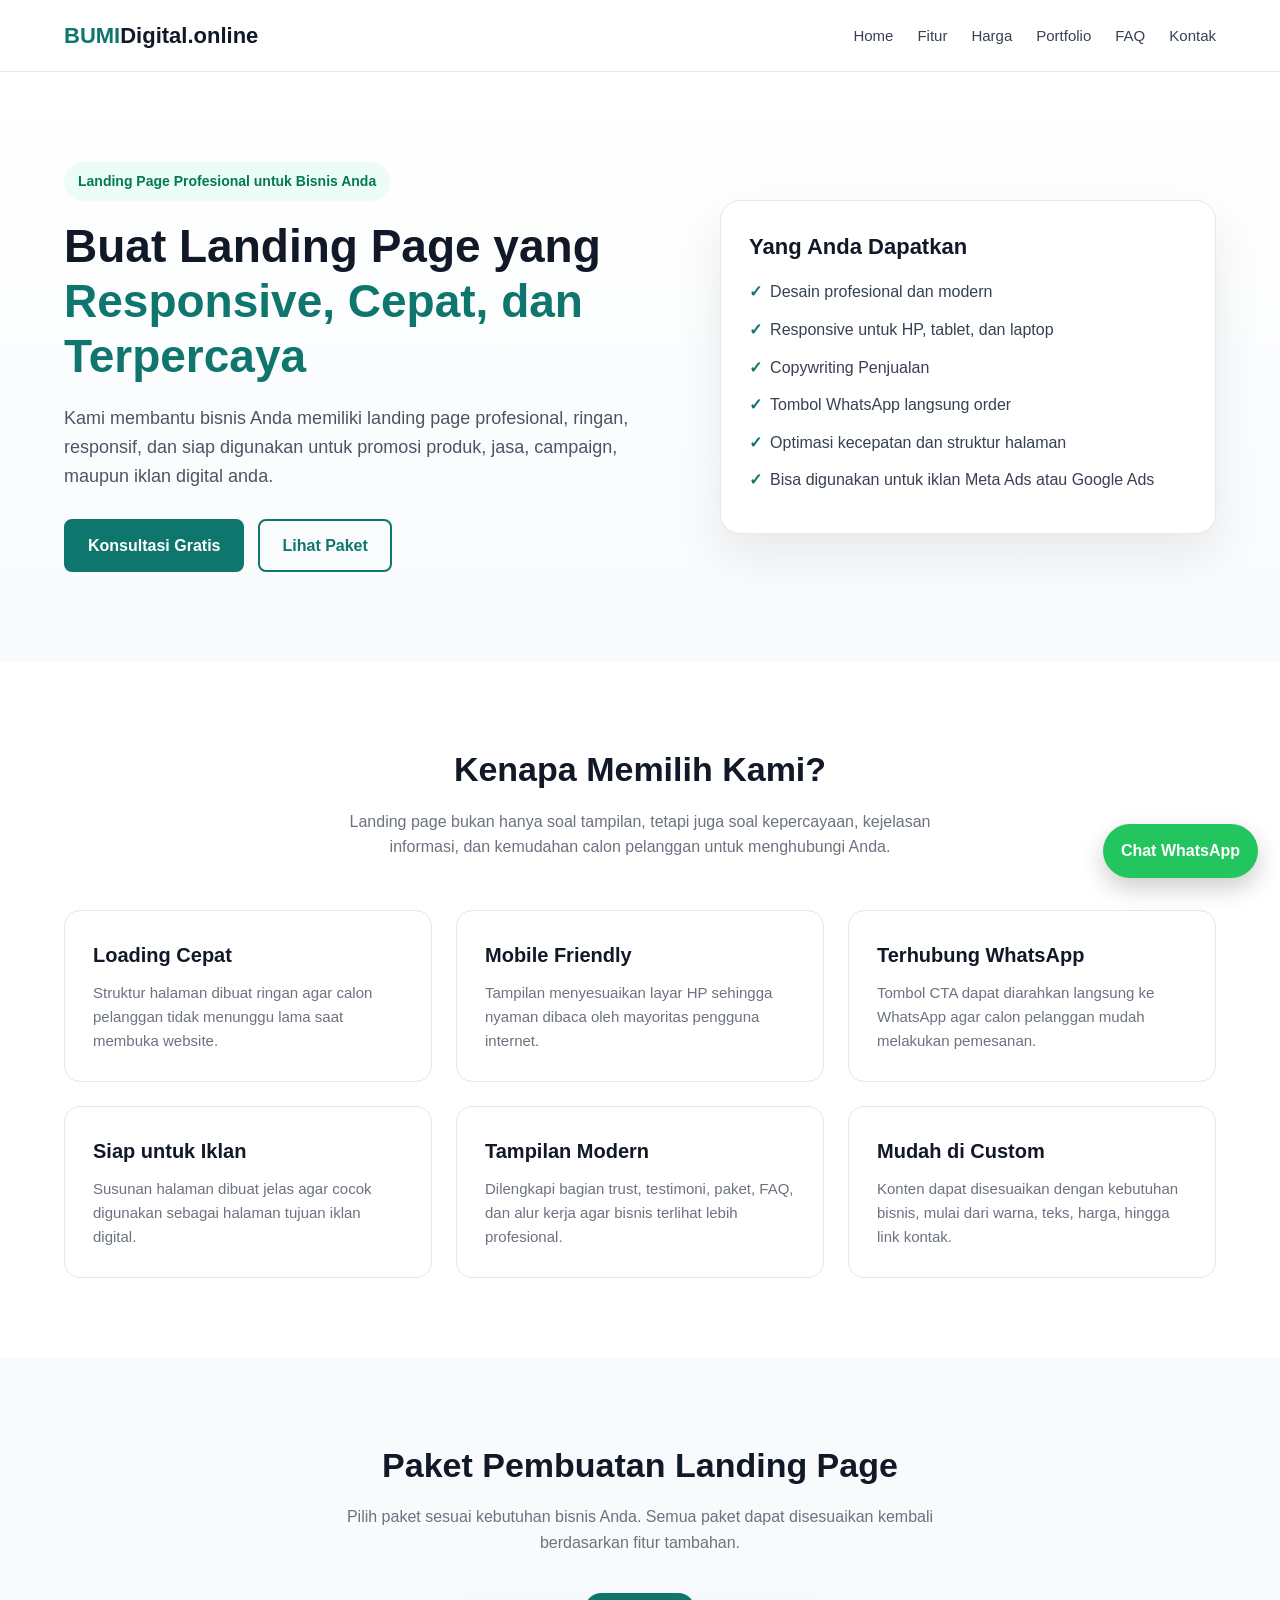
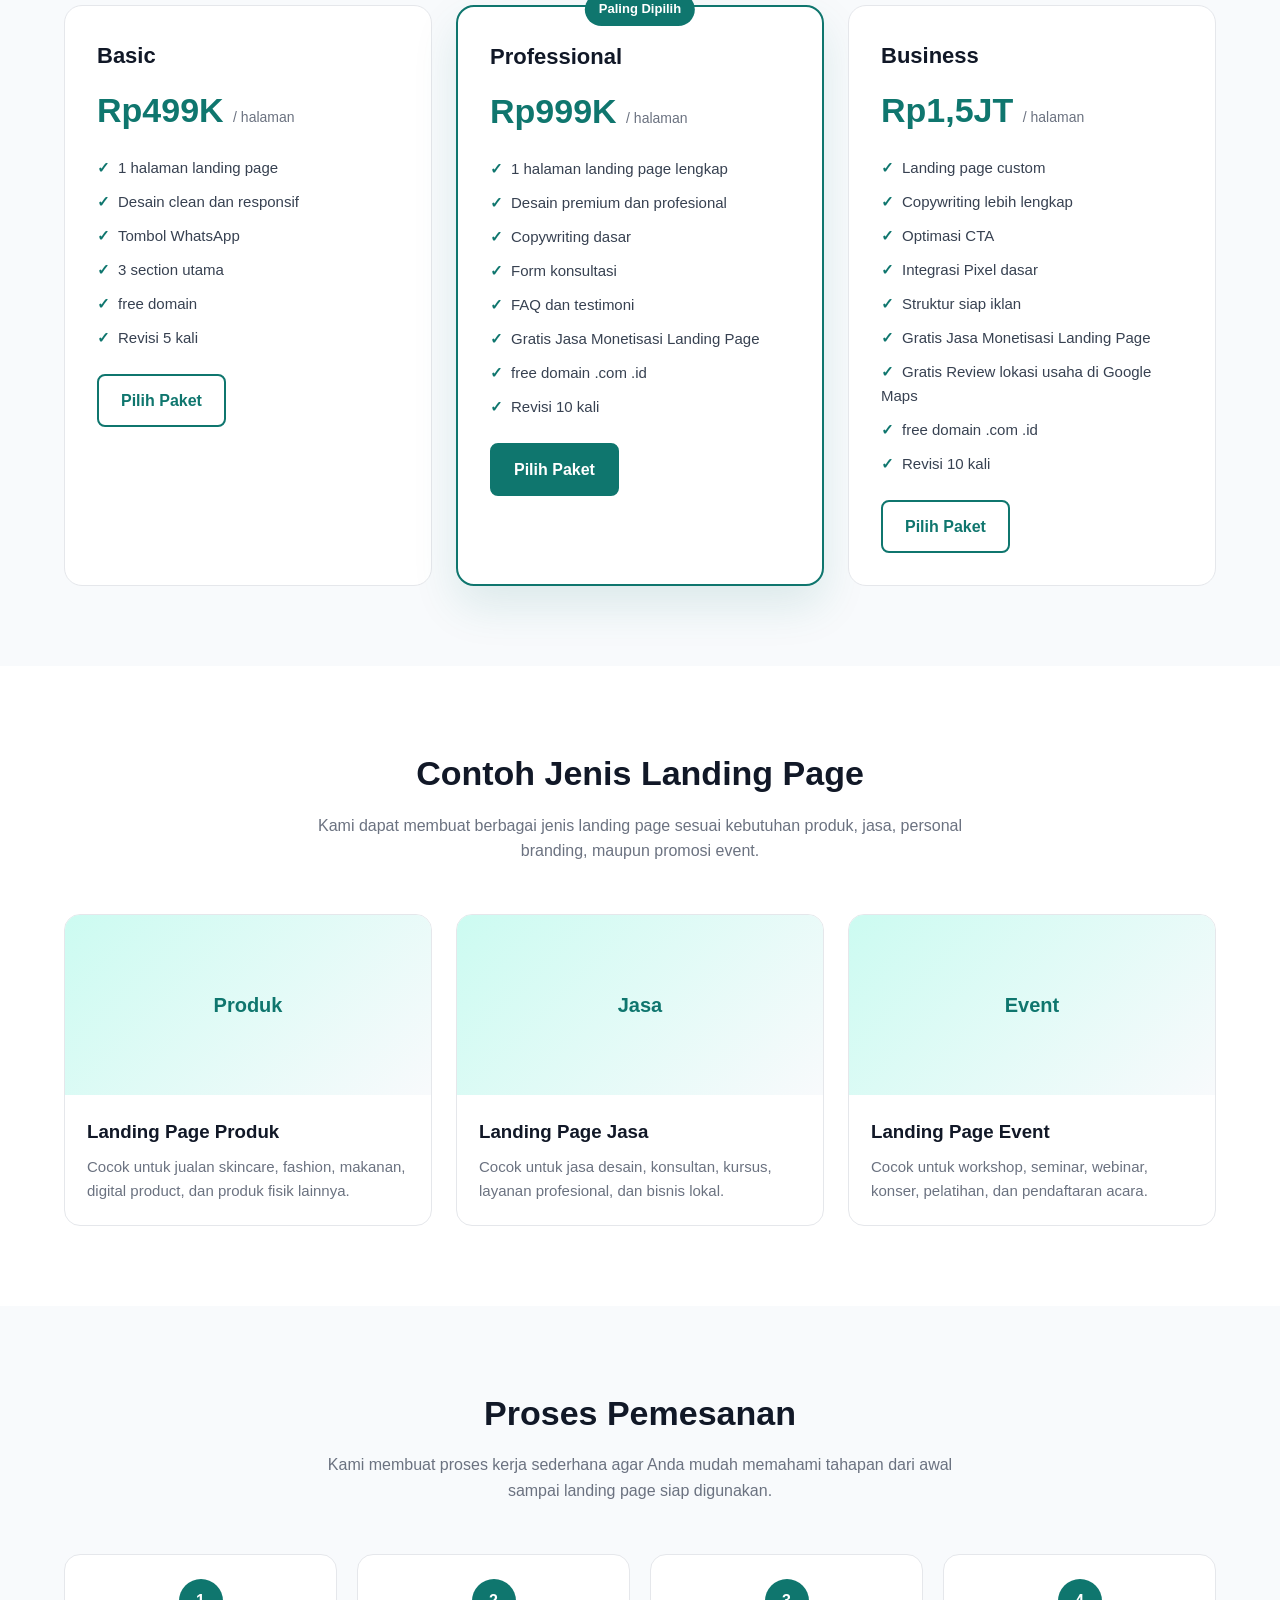
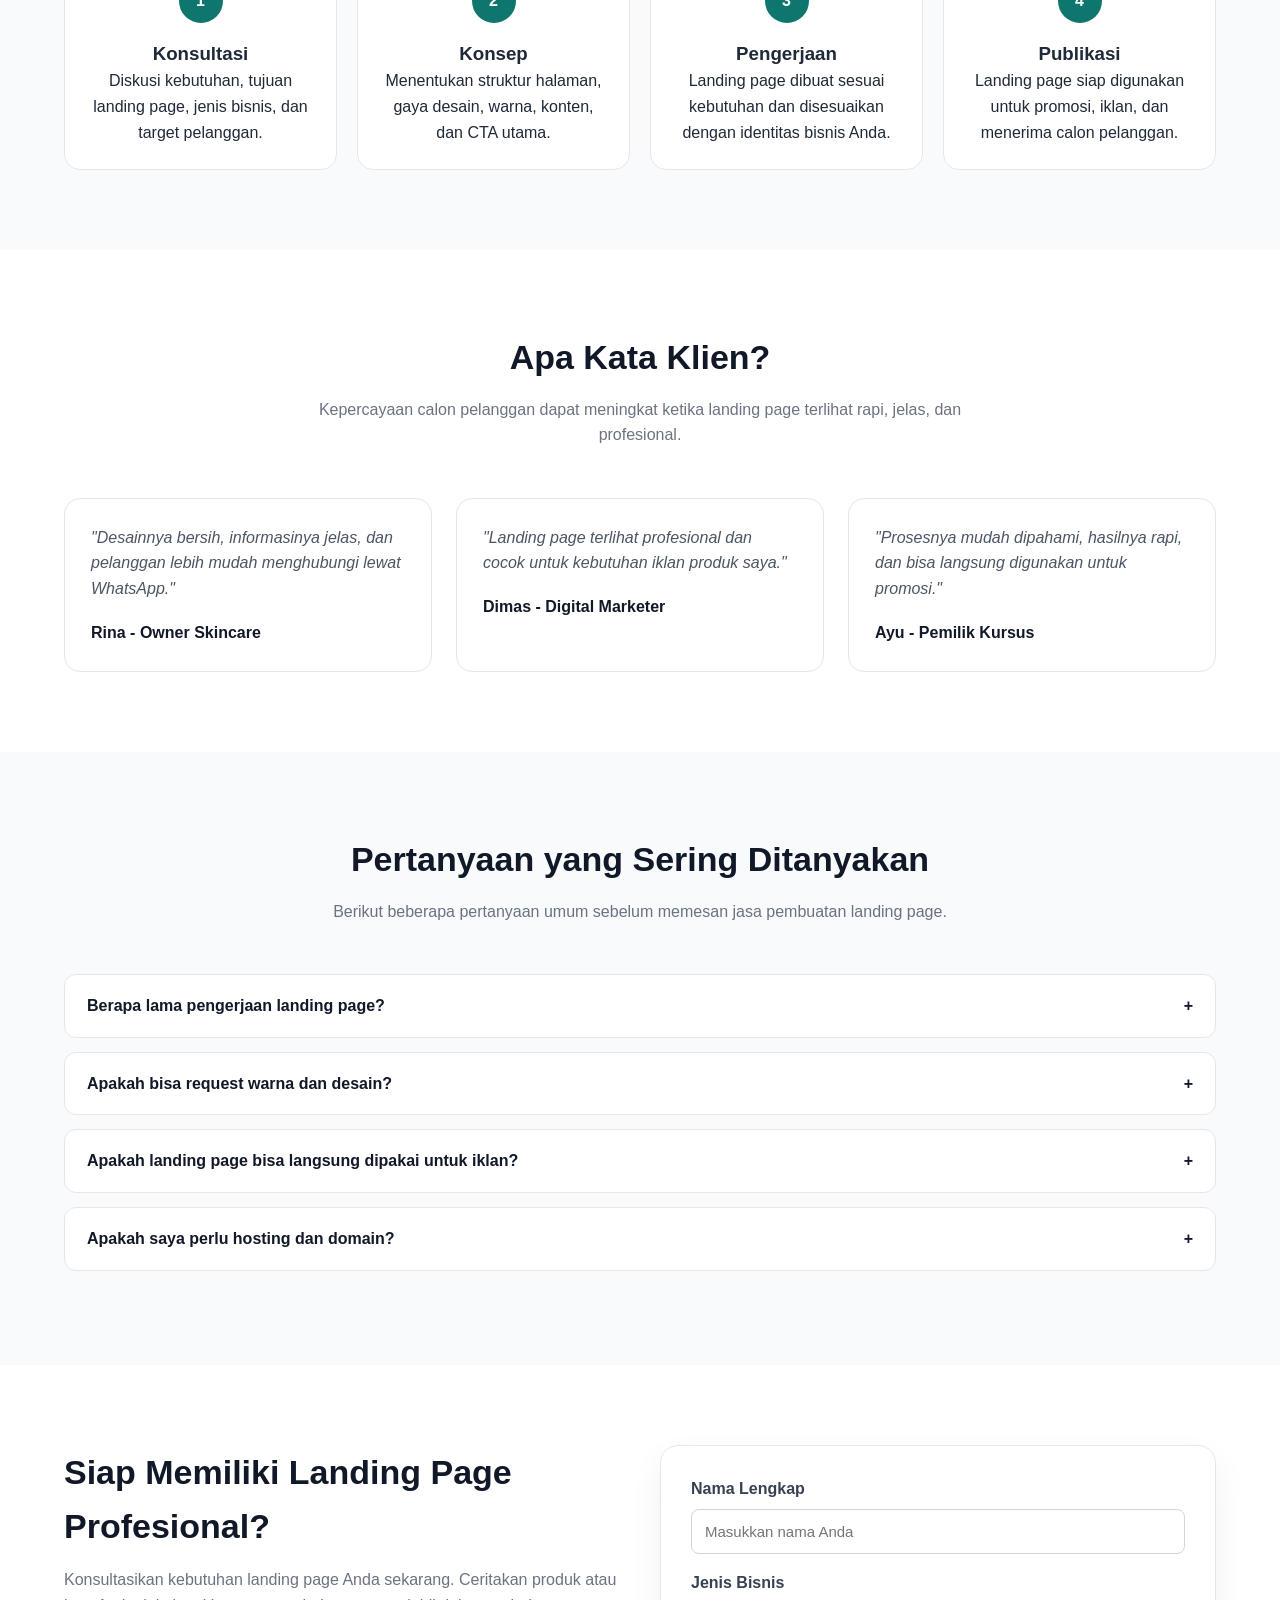
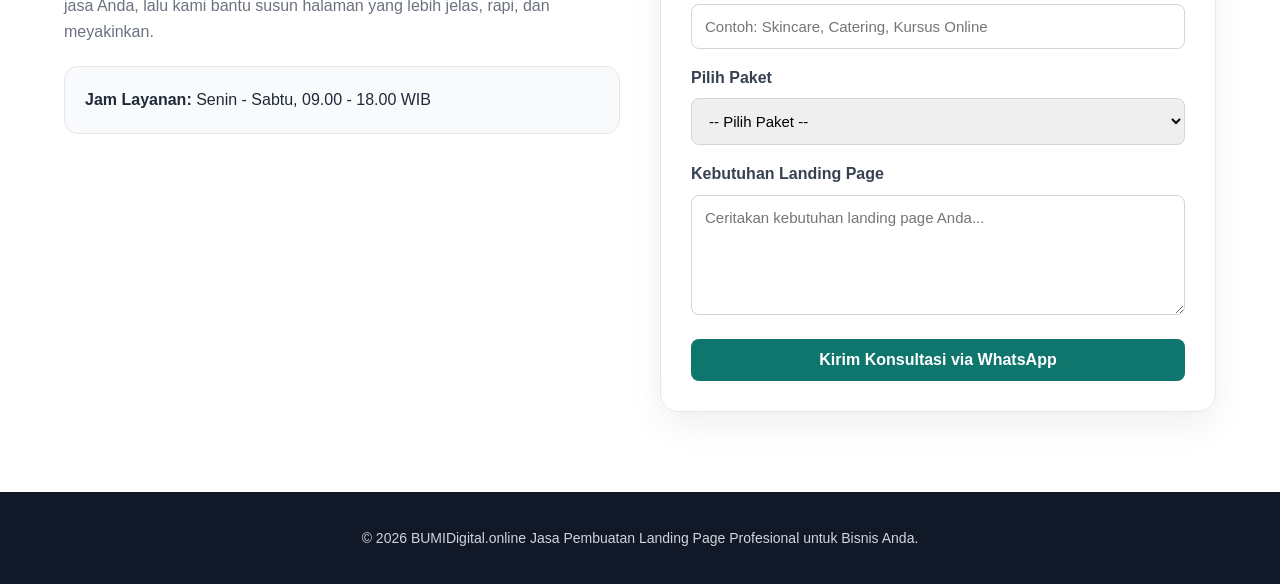
<file: index.html>
<!DOCTYPE html> <!-- Menentukan bahwa dokumen ini menggunakan HTML5 -->
<html lang="id"> <!-- Membuka dokumen HTML dan menggunakan bahasa Indonesia -->

<head> <!-- Bagian head berisi pengaturan halaman -->
  <link rel="icon" type="image/png" href="favicon.png"> <!-- favicon -->
  <meta charset="UTF-8"> <!-- Mengatur karakter agar teks Indonesia terbaca dengan benar -->
  <meta name="viewport" content="width=device-width, initial-scale=1.0"> <!-- Membuat tampilan responsif di HP dan desktop -->
  <title>Jasa Pembuatan Landing Page Profesional</title> <!-- Judul halaman yang muncul di tab browser -->

  <style> /* Membuka bagian CSS untuk mengatur tampilan halaman */

    * { /* Mengatur semua elemen */
      margin: 0; /* Menghapus jarak luar bawaan browser */
      padding: 0; /* Menghapus jarak dalam bawaan browser */
      box-sizing: border-box; /* Membuat ukuran elemen lebih mudah dikontrol */
      font-family: Arial, sans-serif; /* Mengatur jenis huruf utama */
    }

    html { /* Mengatur elemen HTML */
      scroll-behavior: smooth; /* Membuat scroll ke section menjadi halus */
    }

    body { /* Mengatur seluruh badan halaman */
      background: #ffffff; /* Warna latar utama putih */
      color: #1f2937; /* Warna teks utama abu gelap */
      line-height: 1.6; /* Mengatur tinggi baris agar nyaman dibaca */
    }

    a { /* Mengatur semua link */
      text-decoration: none; /* Menghilangkan garis bawah link */
      color: inherit; /* Warna link mengikuti warna teks induknya */
    }

    .container { /* Membuat pembungkus konten */
      width: 90%; /* Lebar konten 90% dari layar */
      max-width: 1200px; /* Batas maksimal lebar konten */
      margin: auto; /* Membuat konten berada di tengah */
    }

    header { /* Mengatur bagian header */
      background: #ffffff; /* Warna header putih */
      border-bottom: 1px solid #e5e7eb; /* Garis tipis bawah header */
      position: sticky; /* Header tetap terlihat saat halaman discroll */
      top: 0; /* Posisi header menempel di atas */
      z-index: 1000; /* Memastikan header berada di atas elemen lain */
    }

    .navbar { /* Mengatur navigasi */
      display: flex; /* Membuat elemen sejajar horizontal */
      justify-content: space-between; /* Logo di kiri, menu di kanan */
      align-items: center; /* Menyelaraskan elemen secara vertikal */
      padding: 18px 0; /* Memberi jarak atas dan bawah */
    }

    .logo { /* Mengatur logo teks */
      font-size: 22px; /* Ukuran teks logo */
      font-weight: bold; /* Membuat logo tebal */
      color: #0f766e; /* Warna logo hijau profesional */
    }

    .logo span { /* Mengatur bagian tambahan pada logo */
      color: #111827; /* Warna teks span menjadi gelap */
    }

    .nav-menu { /* Mengatur daftar menu */
      display: flex; /* Membuat menu sejajar */
      gap: 24px; /* Memberi jarak antar menu */
      list-style: none; /* Menghilangkan bullet list */
    }

    .nav-menu a { /* Mengatur teks menu */
      font-size: 15px; /* Ukuran teks menu */
      color: #374151; /* Warna teks menu */
      font-weight: 500; /* Ketebalan sedang */
    }

    .nav-menu a:hover { /* Efek saat menu disentuh kursor */
      color: #0f766e; /* Warna berubah menjadi hijau */
    }

    .btn { /* Mengatur tombol umum */
      display: inline-block; /* Membuat tombol bisa diberi padding */
      padding: 12px 22px; /* Jarak dalam tombol */
      border-radius: 8px; /* Membuat sudut tombol melengkung */
      font-weight: bold; /* Teks tombol dibuat tebal */
      transition: 0.3s; /* Efek transisi halus */
      cursor: pointer; /* Kursor berubah menjadi tangan */
    }

    .btn-primary { /* Mengatur tombol utama */
      background: #0f766e; /* Warna tombol hijau */
      color: #ffffff; /* Warna teks tombol putih */
      border: 2px solid #0f766e; /* Border hijau */
    }

    .btn-primary:hover { /* Efek hover tombol utama */
      background: #115e59; /* Warna tombol menjadi lebih gelap */
      border-color: #115e59; /* Border ikut lebih gelap */
    }

    .btn-outline { /* Mengatur tombol outline */
      background: transparent; /* Latar tombol transparan */
      color: #0f766e; /* Warna teks hijau */
      border: 2px solid #0f766e; /* Border hijau */
    }

    .btn-outline:hover { /* Efek hover tombol outline */
      background: #0f766e; /* Latar menjadi hijau */
      color: #ffffff; /* Teks menjadi putih */
    }

    .hero { /* Mengatur section hero */
      padding: 90px 0; /* Jarak atas bawah hero */
      background: linear-gradient(180deg, #ffffff 0%, #f8fafc 100%); /* Gradasi putih ke abu sangat muda */
    }

    .hero-content { /* Mengatur isi hero */
      display: grid; /* Menggunakan grid layout */
      grid-template-columns: 1.1fr 0.9fr; /* Kolom kiri lebih besar dari kanan */
      align-items: center; /* Menyelaraskan item di tengah */
      gap: 50px; /* Jarak antar kolom */
    }

    .badge { /* Mengatur label kecil di hero */
      display: inline-block; /* Agar badge bisa diberi padding */
      background: #ecfdf5; /* Latar hijau sangat muda */
      color: #047857; /* Warna teks hijau */
      padding: 8px 14px; /* Jarak dalam badge */
      border-radius: 999px; /* Membuat bentuk badge oval */
      font-size: 14px; /* Ukuran teks badge */
      font-weight: bold; /* Teks badge tebal */
      margin-bottom: 18px; /* Jarak bawah badge */
    }

    .hero h1 { /* Mengatur judul utama */
      font-size: 46px; /* Ukuran judul besar */
      line-height: 1.2; /* Tinggi baris judul */
      color: #111827; /* Warna judul gelap */
      margin-bottom: 20px; /* Jarak bawah judul */
    }

    .hero h1 span { /* Mengatur kata penting pada judul */
      color: #0f766e; /* Warna hijau untuk penekanan */
    }

    .hero p { /* Mengatur paragraf hero */
      font-size: 18px; /* Ukuran teks paragraf */
      color: #4b5563; /* Warna abu sedang */
      margin-bottom: 28px; /* Jarak bawah paragraf */
    }

    .hero-buttons { /* Mengatur area tombol hero */
      display: flex; /* Membuat tombol sejajar */
      gap: 14px; /* Jarak antar tombol */
      flex-wrap: wrap; /* Tombol turun baris jika layar kecil */
    }

    .hero-card { /* Mengatur kartu di sisi kanan hero */
      background: #ffffff; /* Warna kartu putih */
      border: 1px solid #e5e7eb; /* Border abu muda */
      border-radius: 20px; /* Sudut kartu melengkung */
      padding: 28px; /* Jarak dalam kartu */
      box-shadow: 0 20px 50px rgba(0,0,0,0.08); /* Bayangan lembut */
    }

    .hero-card h3 { /* Judul dalam kartu hero */
      font-size: 22px; /* Ukuran judul kartu */
      margin-bottom: 15px; /* Jarak bawah judul */
      color: #111827; /* Warna teks gelap */
    }

    .check-list { /* Mengatur daftar checklist */
      list-style: none; /* Menghilangkan bullet bawaan */
    }

    .check-list li { /* Mengatur setiap item checklist */
      margin-bottom: 12px; /* Jarak antar item */
      color: #374151; /* Warna teks */
    }

    .check-list li::before { /* Menambahkan ikon centang sebelum item */
      content: "✓"; /* Isi ikon centang */
      color: #0f766e; /* Warna ikon hijau */
      font-weight: bold; /* Ikon dibuat tebal */
      margin-right: 8px; /* Jarak ikon dengan teks */
    }

    section { /* Mengatur semua section */
      padding: 80px 0; /* Jarak atas bawah setiap section */
    }

    .section-title { /* Mengatur judul section */
      text-align: center; /* Membuat judul rata tengah */
      margin-bottom: 50px; /* Jarak bawah judul */
    }

    .section-title h2 { /* Mengatur heading section */
      font-size: 34px; /* Ukuran heading */
      color: #111827; /* Warna heading gelap */
      margin-bottom: 12px; /* Jarak bawah heading */
    }

    .section-title p { /* Mengatur deskripsi section */
      color: #6b7280; /* Warna teks abu */
      font-size: 16px; /* Ukuran teks */
      max-width: 650px; /* Membatasi lebar teks */
      margin: auto; /* Membuat teks berada di tengah */
    }

    .features-grid { /* Mengatur grid fitur */
      display: grid; /* Menggunakan grid */
      grid-template-columns: repeat(3, 1fr); /* Membuat 3 kolom */
      gap: 24px; /* Jarak antar kartu */
    }

    .feature-card { /* Mengatur kartu fitur */
      background: #ffffff; /* Warna kartu putih */
      border: 1px solid #e5e7eb; /* Border abu muda */
      border-radius: 16px; /* Sudut kartu melengkung */
      padding: 28px; /* Jarak dalam kartu */
      transition: 0.3s; /* Efek transisi */
    }

    .feature-card:hover { /* Efek hover kartu fitur */
      transform: translateY(-6px); /* Kartu naik sedikit */
      box-shadow: 0 15px 35px rgba(0,0,0,0.08); /* Bayangan muncul */
    }

    .icon { /* Mengatur ikon fitur */
      width: 52px; /* Lebar ikon */
      height: 52px; /* Tinggi ikon */
      background: #ecfdf5; /* Latar ikon hijau muda */
      color: #0f766e; /* Warna ikon hijau */
      display: flex; /* Mengatur isi ikon */
      align-items: center; /* Tengah vertikal */
      justify-content: center; /* Tengah horizontal */
      border-radius: 12px; /* Sudut ikon melengkung */
      font-size: 24px; /* Ukuran ikon */
      margin-bottom: 18px; /* Jarak bawah ikon */
    }

    .feature-card h3 { /* Judul kartu fitur */
      font-size: 20px; /* Ukuran judul */
      margin-bottom: 10px; /* Jarak bawah judul */
      color: #111827; /* Warna teks gelap */
    }

    .feature-card p { /* Paragraf kartu fitur */
      color: #6b7280; /* Warna teks abu */
      font-size: 15px; /* Ukuran paragraf */
    }

    .pricing { /* Mengatur section harga */
      background: #f8fafc; /* Latar abu sangat muda */
    }

    .pricing-grid { /* Mengatur grid paket harga */
      display: grid; /* Menggunakan grid */
      grid-template-columns: repeat(3, 1fr); /* Membuat 3 kolom */
      gap: 24px; /* Jarak antar paket */
    }

    .price-card { /* Mengatur kartu harga */
      background: #ffffff; /* Warna kartu putih */
      border: 1px solid #e5e7eb; /* Border abu muda */
      border-radius: 18px; /* Sudut kartu melengkung */
      padding: 32px; /* Jarak dalam kartu */
      position: relative; /* Dibutuhkan untuk label populer */
    }

    .price-card.popular { /* Mengatur kartu paket populer */
      border: 2px solid #0f766e; /* Border hijau lebih tebal */
      box-shadow: 0 20px 45px rgba(15,118,110,0.12); /* Bayangan hijau lembut */
    }

    .popular-label { /* Mengatur label populer */
      position: absolute; /* Posisi label bebas dalam kartu */
      top: -14px; /* Label naik ke atas kartu */
      left: 50%; /* Posisi label ke tengah */
      transform: translateX(-50%); /* Menyempurnakan posisi tengah */
      background: #0f766e; /* Latar hijau */
      color: #ffffff; /* Teks putih */
      padding: 6px 14px; /* Jarak dalam label */
      border-radius: 999px; /* Label oval */
      font-size: 13px; /* Ukuran teks label */
      font-weight: bold; /* Teks label tebal */
    }

    .price-card h3 { /* Judul paket */
      font-size: 22px; /* Ukuran judul */
      margin-bottom: 10px; /* Jarak bawah judul */
      color: #111827; /* Warna teks gelap */
    }

    .price { /* Mengatur harga */
      font-size: 34px; /* Ukuran harga besar */
      font-weight: bold; /* Harga tebal */
      color: #0f766e; /* Warna harga hijau */
      margin-bottom: 18px; /* Jarak bawah harga */
    }

    .price span { /* Mengatur teks kecil pada harga */
      font-size: 14px; /* Ukuran teks kecil */
      color: #6b7280; /* Warna abu */
      font-weight: normal; /* Ketebalan normal */
    }

    .price-card ul { /* Mengatur daftar fitur paket */
      list-style: none; /* Menghilangkan bullet */
      margin-bottom: 24px; /* Jarak bawah daftar */
    }

    .price-card li { /* Mengatur item fitur paket */
      margin-bottom: 10px; /* Jarak antar item */
      color: #374151; /* Warna teks */
      font-size: 15px; /* Ukuran teks */
    }

    .price-card li::before { /* Menambahkan centang di fitur paket */
      content: "✓"; /* Ikon centang */
      color: #0f766e; /* Warna hijau */
      font-weight: bold; /* Ikon tebal */
      margin-right: 8px; /* Jarak ikon */
    }

    .portfolio-grid { /* Mengatur grid portofolio */
      display: grid; /* Menggunakan grid */
      grid-template-columns: repeat(3, 1fr); /* Membuat 3 kolom */
      gap: 24px; /* Jarak antar kartu */
    }

    .portfolio-card { /* Mengatur kartu portofolio */
      border: 1px solid #e5e7eb; /* Border abu muda */
      border-radius: 16px; /* Sudut melengkung */
      overflow: hidden; /* Memotong isi yang keluar */
      background: #ffffff; /* Warna kartu putih */
    }

    .portfolio-image { /* Mengatur area gambar portofolio */
      height: 180px; /* Tinggi area gambar */
      background: linear-gradient(135deg, #ccfbf1, #f8fafc); /* Latar contoh gambar */
      display: flex; /* Mengatur isi di tengah */
      align-items: center; /* Tengah vertikal */
      justify-content: center; /* Tengah horizontal */
      color: #0f766e; /* Warna teks */
      font-weight: bold; /* Teks tebal */
      font-size: 20px; /* Ukuran teks */
    }

    .portfolio-content { /* Mengatur isi kartu portofolio */
      padding: 22px; /* Jarak dalam isi */
    }

    .portfolio-content h3 { /* Judul portofolio */
      margin-bottom: 8px; /* Jarak bawah judul */
      color: #111827; /* Warna gelap */
    }

    .portfolio-content p { /* Deskripsi portofolio */
      color: #6b7280; /* Warna abu */
      font-size: 15px; /* Ukuran teks */
    }

    .process { /* Mengatur section proses */
      background: #f8fafc; /* Latar abu sangat muda */
    }

    .process-grid { /* Mengatur grid proses */
      display: grid; /* Menggunakan grid */
      grid-template-columns: repeat(4, 1fr); /* Membuat 4 kolom */
      gap: 20px; /* Jarak antar proses */
    }

    .process-card { /* Mengatur kartu proses */
      background: #ffffff; /* Latar putih */
      border: 1px solid #e5e7eb; /* Border abu muda */
      border-radius: 16px; /* Sudut melengkung */
      padding: 24px; /* Jarak dalam kartu */
      text-align: center; /* Teks rata tengah */
    }

    .number { /* Mengatur nomor proses */
      width: 44px; /* Lebar nomor */
      height: 44px; /* Tinggi nomor */
      background: #0f766e; /* Latar hijau */
      color: #ffffff; /* Teks putih */
      display: flex; /* Mengatur nomor di tengah */
      align-items: center; /* Tengah vertikal */
      justify-content: center; /* Tengah horizontal */
      border-radius: 50%; /* Membuat lingkaran */
      margin: 0 auto 16px; /* Tengah dan jarak bawah */
      font-weight: bold; /* Nomor tebal */
    }

    .testimonial-grid { /* Mengatur grid testimoni */
      display: grid; /* Menggunakan grid */
      grid-template-columns: repeat(3, 1fr); /* Membuat 3 kolom */
      gap: 24px; /* Jarak antar testimoni */
    }

    .testimonial-card { /* Mengatur kartu testimoni */
      background: #ffffff; /* Latar putih */
      border: 1px solid #e5e7eb; /* Border abu muda */
      border-radius: 16px; /* Sudut melengkung */
      padding: 26px; /* Jarak dalam kartu */
    }

    .testimonial-card p { /* Mengatur isi testimoni */
      color: #4b5563; /* Warna abu */
      margin-bottom: 18px; /* Jarak bawah */
      font-style: italic; /* Membuat testimoni miring */
    }

    .client { /* Mengatur nama klien */
      font-weight: bold; /* Teks tebal */
      color: #111827; /* Warna gelap */
    }

    .faq { /* Mengatur section FAQ */
      background: #f8fafc; /* Latar abu muda */
    }

    .faq-item { /* Mengatur setiap item FAQ */
      background: #ffffff; /* Latar putih */
      border: 1px solid #e5e7eb; /* Border abu muda */
      border-radius: 12px; /* Sudut melengkung */
      margin-bottom: 14px; /* Jarak antar FAQ */
      overflow: hidden; /* Menyembunyikan isi yang keluar */
    }

    .faq-question { /* Mengatur pertanyaan FAQ */
      padding: 18px 22px; /* Jarak dalam pertanyaan */
      display: flex; /* Membuat teks dan ikon sejajar */
      justify-content: space-between; /* Teks kiri, ikon kanan */
      cursor: pointer; /* Kursor tangan */
      font-weight: bold; /* Teks tebal */
      color: #111827; /* Warna gelap */
    }

    .faq-answer { /* Mengatur jawaban FAQ */
      display: none; /* Jawaban disembunyikan awalnya */
      padding: 0 22px 18px; /* Jarak dalam jawaban */
      color: #6b7280; /* Warna abu */
      font-size: 15px; /* Ukuran teks */
    }

    .faq-item.active .faq-answer { /* Mengatur jawaban saat FAQ aktif */
      display: block; /* Menampilkan jawaban */
    }

    .contact-content { /* Mengatur area kontak */
      display: grid; /* Menggunakan grid */
      grid-template-columns: 1fr 1fr; /* Membuat dua kolom */
      gap: 40px; /* Jarak antar kolom */
      align-items: start; /* Menyelaraskan ke atas */
    }

    .contact-info h2 { /* Judul kontak */
      font-size: 34px; /* Ukuran judul */
      margin-bottom: 14px; /* Jarak bawah */
      color: #111827; /* Warna gelap */
    }

    .contact-info p { /* Paragraf kontak */
      color: #6b7280; /* Warna abu */
      margin-bottom: 22px; /* Jarak bawah */
    }

    .contact-box { /* Kotak informasi kontak */
      background: #f8fafc; /* Latar abu muda */
      padding: 20px; /* Jarak dalam */
      border-radius: 14px; /* Sudut melengkung */
      margin-bottom: 14px; /* Jarak bawah */
      border: 1px solid #e5e7eb; /* Border abu */
    }

    form { /* Mengatur form */
      background: #ffffff; /* Latar putih */
      border: 1px solid #e5e7eb; /* Border abu muda */
      border-radius: 18px; /* Sudut melengkung */
      padding: 30px; /* Jarak dalam form */
      box-shadow: 0 15px 35px rgba(0,0,0,0.06); /* Bayangan lembut */
    }

    .form-group { /* Mengatur grup input */
      margin-bottom: 16px; /* Jarak antar input */
    }

    label { /* Mengatur label input */
      display: block; /* Label berada di atas input */
      margin-bottom: 8px; /* Jarak label ke input */
      font-weight: bold; /* Label tebal */
      color: #374151; /* Warna label */
    }

    input, select, textarea { /* Mengatur semua input */
      width: 100%; /* Lebar input penuh */
      padding: 13px; /* Jarak dalam input */
      border: 1px solid #d1d5db; /* Border abu */
      border-radius: 8px; /* Sudut input melengkung */
      font-size: 15px; /* Ukuran teks input */
      outline: none; /* Menghilangkan outline bawaan */
    }

    input:focus, select:focus, textarea:focus { /* Efek saat input dipilih */
      border-color: #0f766e; /* Border menjadi hijau */
    }

    textarea { /* Mengatur textarea */
      min-height: 120px; /* Tinggi minimal textarea */
      resize: vertical; /* Hanya bisa diubah tinggi */
    }

    .submit-btn { /* Mengatur tombol submit */
      width: 100%; /* Tombol selebar form */
      border: none; /* Menghilangkan border bawaan */
      font-size: 16px; /* Ukuran teks tombol */
    }

    footer { /* Mengatur footer */
      background: #111827; /* Latar footer gelap */
      color: #ffffff; /* Warna teks putih */
      padding: 35px 0; /* Jarak atas bawah footer */
      text-align: center; /* Teks rata tengah */
    }

    footer p { /* Mengatur paragraf footer */
      color: #d1d5db; /* Warna abu terang */
      font-size: 14px; /* Ukuran teks */
    }

    .whatsapp-float { /* Mengatur tombol WhatsApp melayang */
      position: fixed; /* Posisi tetap di layar */
      right: 22px; /* Jarak dari kanan */
      bottom: 22px; /* Jarak dari bawah */
      background: #22c55e; /* Warna hijau WhatsApp */
      color: #ffffff; /* Warna teks putih */
      padding: 14px 18px; /* Jarak dalam tombol */
      border-radius: 999px; /* Bentuk oval */
      font-weight: bold; /* Teks tebal */
      box-shadow: 0 10px 25px rgba(0,0,0,0.2); /* Bayangan tombol */
      z-index: 1000; /* Tombol berada di atas elemen lain */
    }

    .mobile-toggle { /* Mengatur tombol menu mobile */
      display: none; /* Disembunyikan di desktop */
      font-size: 28px; /* Ukuran ikon menu */
      cursor: pointer; /* Kursor tangan */
    }

    @media (max-width: 900px) { /* Pengaturan untuk layar tablet dan HP */

      .hero-content, /* Hero menjadi satu kolom */
      .contact-content { /* Kontak menjadi satu kolom */
        grid-template-columns: 1fr; /* Satu kolom */
      }

      .features-grid, /* Fitur menjadi dua kolom */
      .pricing-grid, /* Harga menjadi dua kolom */
      .portfolio-grid, /* Portofolio menjadi dua kolom */
      .testimonial-grid { /* Testimoni menjadi dua kolom */
        grid-template-columns: repeat(2, 1fr); /* Dua kolom */
      }

      .process-grid { /* Proses menjadi dua kolom */
        grid-template-columns: repeat(2, 1fr); /* Dua kolom */
      }

      .hero h1 { /* Ukuran judul hero di tablet */
        font-size: 36px; /* Judul lebih kecil */
      }
    }

    @media (max-width: 600px) { /* Pengaturan untuk layar HP kecil */

      .mobile-toggle { /* Menampilkan tombol menu mobile */
        display: block; /* Tombol menu tampil */
      }

      .nav-menu { /* Mengatur menu mobile */
        display: none; /* Menu disembunyikan awalnya */
        position: absolute; /* Posisi menu bebas */
        top: 70px; /* Posisi menu di bawah header */
        left: 0; /* Menempel kiri */
        width: 100%; /* Lebar menu penuh */
        background: #ffffff; /* Latar putih */
        flex-direction: column; /* Menu tersusun vertikal */
        padding: 20px; /* Jarak dalam menu */
        border-bottom: 1px solid #e5e7eb; /* Garis bawah */
      }

      .nav-menu.active { /* Mengatur menu saat aktif */
        display: flex; /* Menu ditampilkan */
      }

      .features-grid, /* Fitur satu kolom */
      .pricing-grid, /* Harga satu kolom */
      .portfolio-grid, /* Portofolio satu kolom */
      .testimonial-grid, /* Testimoni satu kolom */
      .process-grid { /* Proses satu kolom */
        grid-template-columns: 1fr; /* Satu kolom */
      }

      .hero { /* Mengatur hero di HP */
        padding: 60px 0; /* Jarak hero lebih kecil */
      }

      .hero h1 { /* Judul hero di HP */
        font-size: 32px; /* Ukuran judul lebih kecil */
      }

      .hero p { /* Paragraf hero di HP */
        font-size: 16px; /* Ukuran paragraf lebih kecil */
      }

      section { /* Section di HP */
        padding: 60px 0; /* Jarak section lebih kecil */
      }
    }

  </style> <!-- Menutup bagian CSS -->
</head> <!-- Menutup head -->

<body> <!-- Membuka isi halaman -->

  <header> <!-- Membuka header -->
    <div class="container navbar"> <!-- Container navbar -->
      <div class="logo">BUMI<span>Digital.online</span></div> <!-- Logo brand landing page -->
      <div class="mobile-toggle" onclick="toggleMenu()">☰</div> <!-- Tombol menu untuk HP -->
      <ul class="nav-menu" id="navMenu"> <!-- Daftar menu navigasi -->
        <li><a href="#home">Home</a></li> <!-- Menu menuju hero -->
        <li><a href="#fitur">Fitur</a></li> <!-- Menu menuju fitur -->
        <li><a href="#harga">Harga</a></li> <!-- Menu menuju harga -->
        <li><a href="#portfolio">Portfolio</a></li> <!-- Menu menuju portfolio -->
        <li><a href="#faq">FAQ</a></li> <!-- Menu menuju FAQ -->
        <li><a href="#kontak">Kontak</a></li> <!-- Menu menuju kontak -->
      </ul> <!-- Menutup daftar menu -->
    </div> <!-- Menutup container navbar -->
  </header> <!-- Menutup header -->

  <section class="hero" id="home"> <!-- Membuka section hero -->
    <div class="container hero-content"> <!-- Container isi hero -->
      <div> <!-- Kolom kiri hero -->
        <div class="badge">Landing Page Profesional untuk Bisnis Anda</div> <!-- Badge promosi -->
        <h1>Buat Landing Page yang <span>Responsive, Cepat, dan Terpercaya</span></h1> <!-- Judul utama -->
        <p>Kami membantu bisnis Anda memiliki landing page profesional, ringan, responsif, dan siap digunakan untuk promosi produk, jasa, campaign, 
		maupun iklan digital anda.</p> <!-- Deskripsi hero -->
        <div class="hero-buttons"> <!-- Area tombol hero -->
          <a href="#kontak" class="btn btn-primary">Konsultasi Gratis</a> <!-- Tombol menuju kontak -->
          <a href="#harga" class="btn btn-outline">Lihat Paket</a> <!-- Tombol menuju harga -->
        </div> <!-- Menutup tombol hero -->
      </div> <!-- Menutup kolom kiri hero -->

      <div class="hero-card"> <!-- Kolom kanan berupa kartu -->
        <h3>Yang Anda Dapatkan</h3> <!-- Judul kartu -->
        <ul class="check-list"> <!-- Daftar checklist -->
          <li>Desain profesional dan modern</li> <!-- Fitur 1 -->
          <li>Responsive untuk HP, tablet, dan laptop</li> <!-- Fitur 2 -->
          <li>Copywriting Penjualan</li> <!-- Fitur 3 -->
          <li>Tombol WhatsApp langsung order</li> <!-- Fitur 4 -->
          <li>Optimasi kecepatan dan struktur halaman</li> <!-- Fitur 5 -->
          <li>Bisa digunakan untuk iklan Meta Ads atau Google Ads</li> <!-- Fitur 6 -->
        </ul> <!-- Menutup checklist -->
      </div> <!-- Menutup kartu hero -->
    </div> <!-- Menutup container hero -->
  </section> <!-- Menutup section hero -->

  <section id="fitur"> <!-- Membuka section fitur -->
    <div class="container"> <!-- Container fitur -->
      <div class="section-title"> <!-- Judul section -->
        <h2>Kenapa Memilih Kami?</h2> <!-- Heading fitur -->
        <p>Landing page bukan hanya soal tampilan, tetapi juga soal kepercayaan, kejelasan informasi, dan kemudahan calon pelanggan untuk menghubungi Anda.</p> <!-- Deskripsi fitur -->
      </div> <!-- Menutup judul section -->

      <div class="features-grid"> <!-- Grid fitur -->
        <div class="feature-card"> <!-- Kartu fitur 1 -->
          
          <h3>Loading Cepat</h3> <!-- Judul fitur -->
          <p>Struktur halaman dibuat ringan agar calon pelanggan tidak menunggu lama saat membuka website.</p> <!-- Deskripsi fitur -->
        </div> <!-- Menutup kartu fitur 1 -->

        <div class="feature-card"> <!-- Kartu fitur 2 -->
          
          <h3>Mobile Friendly</h3> <!-- Judul fitur -->
          <p>Tampilan menyesuaikan layar HP sehingga nyaman dibaca oleh mayoritas pengguna internet.</p> <!-- Deskripsi fitur -->
        </div> <!-- Menutup kartu fitur 2 -->

        <div class="feature-card"> <!-- Kartu fitur 3 -->
          
          <h3>Terhubung WhatsApp</h3> <!-- Judul fitur -->
          <p>Tombol CTA dapat diarahkan langsung ke WhatsApp agar calon pelanggan mudah melakukan pemesanan.</p> <!-- Deskripsi fitur -->
        </div> <!-- Menutup kartu fitur 3 -->

        <div class="feature-card"> <!-- Kartu fitur 4 -->
          
          <h3>Siap untuk Iklan</h3> <!-- Judul fitur -->
          <p>Susunan halaman dibuat jelas agar cocok digunakan sebagai halaman tujuan iklan digital.</p> <!-- Deskripsi fitur -->
        </div> <!-- Menutup kartu fitur 4 -->

        <div class="feature-card"> <!-- Kartu fitur 5 -->
          
          <h3>Tampilan Modern</h3> <!-- Judul fitur -->
          <p>Dilengkapi bagian trust, testimoni, paket, FAQ, dan alur kerja agar bisnis terlihat lebih profesional.</p> <!-- Deskripsi fitur -->
        </div> <!-- Menutup kartu fitur 5 -->

        <div class="feature-card"> <!-- Kartu fitur 6 -->
          
          <h3>Mudah di Custom</h3> <!-- Judul fitur -->
          <p>Konten dapat disesuaikan dengan kebutuhan bisnis, mulai dari warna, teks, harga, hingga link kontak.</p> <!-- Deskripsi fitur -->
        </div> <!-- Menutup kartu fitur 6 -->
      </div> <!-- Menutup grid fitur -->
    </div> <!-- Menutup container fitur -->
  </section> <!-- Menutup section fitur -->

  <section class="pricing" id="harga"> <!-- Membuka section harga -->
    <div class="container"> <!-- Container harga -->
      <div class="section-title"> <!-- Judul section harga -->
        <h2>Paket Pembuatan Landing Page</h2> <!-- Heading harga -->
        <p>Pilih paket sesuai kebutuhan bisnis Anda. Semua paket dapat disesuaikan kembali berdasarkan fitur tambahan.</p> <!-- Deskripsi harga -->
      </div> <!-- Menutup judul harga -->

      <div class="pricing-grid"> <!-- Grid paket harga -->
        <div class="price-card"> <!-- Kartu paket basic -->
          <h3>Basic</h3> <!-- Nama paket -->
          <div class="price">Rp499K <span>/ halaman</span></div> <!-- Harga paket -->
          <ul> <!-- Daftar fitur paket -->
            <li>1 halaman landing page</li> <!-- Fitur paket -->
            <li>Desain clean dan responsif</li> <!-- Fitur paket -->
            <li>Tombol WhatsApp</li> <!-- Fitur paket -->
            <li>3 section utama</li> <!-- Fitur paket -->
			<li>free domain</li> <!-- Fitur paket -->
            <li>Revisi 5 kali</li> <!-- Fitur paket -->
          </ul> <!-- Menutup fitur paket -->
          <a href="#kontak" class="btn btn-outline">Pilih Paket</a> <!-- Tombol pilih paket -->
        </div> <!-- Menutup kartu basic -->

        <div class="price-card popular"> <!-- Kartu paket profesional -->
          <div class="popular-label">Paling Dipilih</div> <!-- Label paket populer -->
          <h3>Professional</h3> <!-- Nama paket -->
          <div class="price">Rp999K <span>/ halaman</span></div> <!-- Harga paket -->
          <ul> <!-- Daftar fitur paket -->
            <li>1 halaman landing page lengkap</li> <!-- Fitur paket -->
            <li>Desain premium dan profesional</li> <!-- Fitur paket -->
            <li>Copywriting dasar</li> <!-- Fitur paket -->
            <li>Form konsultasi</li> <!-- Fitur paket -->
            <li>FAQ dan testimoni</li> <!-- Fitur paket -->
			<li>Gratis Jasa Monetisasi Landing Page</li> <!-- Fitur paket -->
			<li>free domain .com .id</li> <!-- Fitur paket -->
            <li>Revisi 10 kali</li> <!-- Fitur paket -->
          </ul> <!-- Menutup fitur paket -->
          <a href="#kontak" class="btn btn-primary">Pilih Paket</a> <!-- Tombol pilih paket -->
        </div> <!-- Menutup kartu professional -->

        <div class="price-card"> <!-- Kartu paket bisnis -->
          <h3>Business</h3> <!-- Nama paket -->
          <div class="price">Rp1,5JT <span>/ halaman</span></div> <!-- Harga paket -->
          <ul> <!-- Daftar fitur paket -->
            <li>Landing page custom</li> <!-- Fitur paket -->
            <li>Copywriting lebih lengkap</li> <!-- Fitur paket -->
            <li>Optimasi CTA</li> <!-- Fitur paket -->
            <li>Integrasi Pixel dasar</li> <!-- Fitur paket -->
            <li>Struktur siap iklan</li> <!-- Fitur paket -->
			<li>Gratis Jasa Monetisasi Landing Page</li> <!-- Fitur paket -->
			<li>Gratis Review lokasi usaha di Google Maps</li> <!-- Fitur paket -->
			<li>free domain .com .id</li> <!-- Fitur paket -->
            <li>Revisi 10 kali</li> <!-- Fitur paket -->
          </ul> <!-- Menutup fitur paket -->
          <a href="#kontak" class="btn btn-outline">Pilih Paket</a> <!-- Tombol pilih paket -->
        </div> <!-- Menutup kartu bisnis -->
      </div> <!-- Menutup grid harga -->
    </div> <!-- Menutup container harga -->
  </section> <!-- Menutup section harga -->

  <section id="portfolio"> <!-- Membuka section portfolio -->
    <div class="container"> <!-- Container portfolio -->
      <div class="section-title"> <!-- Judul section portfolio -->
        <h2>Contoh Jenis Landing Page</h2> <!-- Heading portfolio -->
        <p>Kami dapat membuat berbagai jenis landing page sesuai kebutuhan produk, jasa, personal branding, maupun promosi event.</p> <!-- Deskripsi portfolio -->
      </div> <!-- Menutup judul portfolio -->

      <div class="portfolio-grid"> <!-- Grid portfolio -->
        <div class="portfolio-card"> <!-- Kartu portfolio 1 -->
          <div class="portfolio-image">Produk</div> <!-- Area gambar portfolio -->
          <div class="portfolio-content"> <!-- Isi portfolio -->
            <h3>Landing Page Produk</h3> <!-- Judul portfolio -->
            <p>Cocok untuk jualan skincare, fashion, makanan, digital product, dan produk fisik lainnya.</p> <!-- Deskripsi portfolio -->
          </div> <!-- Menutup isi portfolio -->
        </div> <!-- Menutup kartu portfolio 1 -->

        <div class="portfolio-card"> <!-- Kartu portfolio 2 -->
          <div class="portfolio-image">Jasa</div> <!-- Area gambar portfolio -->
          <div class="portfolio-content"> <!-- Isi portfolio -->
            <h3>Landing Page Jasa</h3> <!-- Judul portfolio -->
            <p>Cocok untuk jasa desain, konsultan, kursus, layanan profesional, dan bisnis lokal.</p> <!-- Deskripsi portfolio -->
          </div> <!-- Menutup isi portfolio -->
        </div> <!-- Menutup kartu portfolio 2 -->

        <div class="portfolio-card"> <!-- Kartu portfolio 3 -->
          <div class="portfolio-image">Event</div> <!-- Area gambar portfolio -->
          <div class="portfolio-content"> <!-- Isi portfolio -->
            <h3>Landing Page Event</h3> <!-- Judul portfolio -->
            <p>Cocok untuk workshop, seminar, webinar, konser, pelatihan, dan pendaftaran acara.</p> <!-- Deskripsi portfolio -->
          </div> <!-- Menutup isi portfolio -->
        </div> <!-- Menutup kartu portfolio 3 -->
      </div> <!-- Menutup grid portfolio -->
    </div> <!-- Menutup container portfolio -->
  </section> <!-- Menutup section portfolio -->

  <section class="process"> <!-- Membuka section proses -->
    <div class="container"> <!-- Container proses -->
      <div class="section-title"> <!-- Judul section proses -->
        <h2>Proses Pemesanan</h2> <!-- Heading proses -->
        <p>Kami membuat proses kerja sederhana agar Anda mudah memahami tahapan dari awal sampai landing page siap digunakan.</p> <!-- Deskripsi proses -->
      </div> <!-- Menutup judul proses -->

      <div class="process-grid"> <!-- Grid proses -->
        <div class="process-card"> <!-- Kartu proses 1 -->
          <div class="number">1</div> <!-- Nomor proses -->
          <h3>Konsultasi</h3> <!-- Judul proses -->
          <p>Diskusi kebutuhan, tujuan landing page, jenis bisnis, dan target pelanggan.</p> <!-- Deskripsi proses -->
        </div> <!-- Menutup proses 1 -->

        <div class="process-card"> <!-- Kartu proses 2 -->
          <div class="number">2</div> <!-- Nomor proses -->
          <h3>Konsep</h3> <!-- Judul proses -->
          <p>Menentukan struktur halaman, gaya desain, warna, konten, dan CTA utama.</p> <!-- Deskripsi proses -->
        </div> <!-- Menutup proses 2 -->

        <div class="process-card"> <!-- Kartu proses 3 -->
          <div class="number">3</div> <!-- Nomor proses -->
          <h3>Pengerjaan</h3> <!-- Judul proses -->
          <p>Landing page dibuat sesuai kebutuhan dan disesuaikan dengan identitas bisnis Anda.</p> <!-- Deskripsi proses -->
        </div> <!-- Menutup proses 3 -->

        <div class="process-card"> <!-- Kartu proses 4 -->
          <div class="number">4</div> <!-- Nomor proses -->
          <h3>Publikasi</h3> <!-- Judul proses -->
          <p>Landing page siap digunakan untuk promosi, iklan, dan menerima calon pelanggan.</p> <!-- Deskripsi proses -->
        </div> <!-- Menutup proses 4 -->
      </div> <!-- Menutup grid proses -->
    </div> <!-- Menutup container proses -->
  </section> <!-- Menutup section proses -->

  <section> <!-- Membuka section testimoni -->
    <div class="container"> <!-- Container testimoni -->
      <div class="section-title"> <!-- Judul testimoni -->
        <h2>Apa Kata Klien?</h2> <!-- Heading testimoni -->
        <p>Kepercayaan calon pelanggan dapat meningkat ketika landing page terlihat rapi, jelas, dan profesional.</p> <!-- Deskripsi testimoni -->
      </div> <!-- Menutup judul testimoni -->

      <div class="testimonial-grid"> <!-- Grid testimoni -->
        <div class="testimonial-card"> <!-- Kartu testimoni 1 -->
          <p>"Desainnya bersih, informasinya jelas, dan pelanggan lebih mudah menghubungi lewat WhatsApp."</p> <!-- Isi testimoni -->
          <div class="client">Rina - Owner Skincare</div> <!-- Nama klien -->
        </div> <!-- Menutup testimoni 1 -->

        <div class="testimonial-card"> <!-- Kartu testimoni 2 -->
          <p>"Landing page terlihat profesional dan cocok untuk kebutuhan iklan produk saya."</p> <!-- Isi testimoni -->
          <div class="client">Dimas - Digital Marketer</div> <!-- Nama klien -->
        </div> <!-- Menutup testimoni 2 -->

        <div class="testimonial-card"> <!-- Kartu testimoni 3 -->
          <p>"Prosesnya mudah dipahami, hasilnya rapi, dan bisa langsung digunakan untuk promosi."</p> <!-- Isi testimoni -->
          <div class="client">Ayu - Pemilik Kursus</div> <!-- Nama klien -->
        </div> <!-- Menutup testimoni 3 -->
      </div> <!-- Menutup grid testimoni -->
    </div> <!-- Menutup container testimoni -->
  </section> <!-- Menutup section testimoni -->

  <section class="faq" id="faq"> <!-- Membuka section FAQ -->
    <div class="container"> <!-- Container FAQ -->
      <div class="section-title"> <!-- Judul FAQ -->
        <h2>Pertanyaan yang Sering Ditanyakan</h2> <!-- Heading FAQ -->
        <p>Berikut beberapa pertanyaan umum sebelum memesan jasa pembuatan landing page.</p> <!-- Deskripsi FAQ -->
      </div> <!-- Menutup judul FAQ -->

      <div class="faq-item"> <!-- FAQ item 1 -->
        <div class="faq-question" onclick="toggleFaq(this)">Berapa lama pengerjaan landing page? <span>+</span></div> <!-- Pertanyaan FAQ -->
        <div class="faq-answer">Estimasi pengerjaan biasanya 2–5 hari kerja, tergantung tingkat kesulitan desain dan kelengkapan materi dari klien.</div> <!-- Jawaban FAQ -->
      </div> <!-- Menutup FAQ item 1 -->

      <div class="faq-item"> <!-- FAQ item 2 -->
        <div class="faq-question" onclick="toggleFaq(this)">Apakah bisa request warna dan desain? <span>+</span></div> <!-- Pertanyaan FAQ -->
        <div class="faq-answer">Bisa. Warna, gaya desain, teks, gambar, dan struktur halaman dapat disesuaikan dengan branding bisnis Anda.</div> <!-- Jawaban FAQ -->
      </div> <!-- Menutup FAQ item 2 -->

      <div class="faq-item"> <!-- FAQ item 3 -->
        <div class="faq-question" onclick="toggleFaq(this)">Apakah landing page bisa langsung dipakai untuk iklan? <span>+</span></div> <!-- Pertanyaan FAQ -->
        <div class="faq-answer">Bisa. Landing page disusun dengan struktur yang jelas agar cocok digunakan sebagai halaman tujuan iklan digital.</div> <!-- Jawaban FAQ -->
      </div> <!-- Menutup FAQ item 3 -->

      <div class="faq-item"> <!-- FAQ item 4 -->
        <div class="faq-question" onclick="toggleFaq(this)">Apakah saya perlu hosting dan domain? <span>+</span></div> <!-- Pertanyaan FAQ -->
        <div class="faq-answer">Jika ingin landing page online dengan alamat website sendiri, Anda memerlukan domain dan hosting. 
		Kami menyediakan hosting dan nama domain sesuai ketersediaan (nama domain sebuah website tidak boleh sama, sehingga jika sudah di pakai orang lain
		kita harus melakukan penyesuaian sesuai ketersediaan nama domain penyedia layanan).</div> <!-- Jawaban FAQ -->
      </div> <!-- Menutup FAQ item 4 -->
    </div> <!-- Menutup container FAQ -->
  </section> <!-- Menutup section FAQ -->

  <section id="kontak"> <!-- Membuka section kontak -->
    <div class="container contact-content"> <!-- Container kontak -->
      <div class="contact-info"> <!-- Kolom informasi kontak -->
        <h2>Siap Memiliki Landing Page Profesional?</h2> <!-- Judul kontak -->
        <p>Konsultasikan kebutuhan landing page Anda sekarang. Ceritakan produk atau jasa Anda, lalu kami bantu susun halaman yang lebih jelas, rapi, dan meyakinkan.</p> <!-- Deskripsi kontak -->

        <div class="contact-box"> <!-- Kotak jam layanan -->
          <strong>Jam Layanan:</strong> Senin - Sabtu, 09.00 - 18.00 WIB <!-- Jam layanan -->
        </div> <!-- Menutup kotak jam layanan -->
      </div> <!-- Menutup kolom informasi -->

      <form onsubmit="sendToWhatsApp(event)"> <!-- Form konsultasi dengan fungsi kirim ke WhatsApp -->
        <div class="form-group"> <!-- Grup nama -->
          <label for="nama">Nama Lengkap</label> <!-- Label nama -->
          <input type="text" id="nama" placeholder="Masukkan nama Anda" required> <!-- Input nama wajib diisi -->
        </div> <!-- Menutup grup nama -->

        <div class="form-group"> <!-- Grup bisnis -->
          <label for="bisnis">Jenis Bisnis</label> <!-- Label bisnis -->
          <input type="text" id="bisnis" placeholder="Contoh: Skincare, Catering, Kursus Online" required> <!-- Input jenis bisnis -->
        </div> <!-- Menutup grup bisnis -->

        <div class="form-group"> <!-- Grup paket -->
          <label for="paket">Pilih Paket</label> <!-- Label paket -->
          <select id="paket" required> <!-- Dropdown paket wajib dipilih -->
            <option value="">-- Pilih Paket --</option> <!-- Pilihan kosong -->
            <option value="Basic">Basic</option> <!-- Pilihan Basic -->
            <option value="Professional">Professional</option> <!-- Pilihan Professional -->
            <option value="Business">Business</option> <!-- Pilihan Business -->
          </select> <!-- Menutup dropdown -->
        </div> <!-- Menutup grup paket -->

        <div class="form-group"> <!-- Grup pesan -->
          <label for="pesan">Kebutuhan Landing Page</label> <!-- Label pesan -->
          <textarea id="pesan" placeholder="Ceritakan kebutuhan landing page Anda..." required></textarea> <!-- Textarea pesan -->
        </div> <!-- Menutup grup pesan -->

        <button type="submit" class="btn btn-primary submit-btn">Kirim Konsultasi via WhatsApp</button> <!-- Tombol submit form -->
      </form> <!-- Menutup form -->
    </div> <!-- Menutup container kontak -->
  </section> <!-- Menutup section kontak -->

  <footer> <!-- Membuka footer -->
    <div class="container"> <!-- Container footer -->
      <p>© 2026 BUMIDigital.online Jasa Pembuatan Landing Page Profesional untuk Bisnis Anda.</p> <!-- Teks copyright -->
    </div> <!-- Menutup container footer -->
  </footer> <!-- Menutup footer -->

  <a href="https://wa.me/6285885959885?text=Halo%20saya%20ingin%20konsultasi%20pembuatan%20landing%20page" class="whatsapp-float" target="_blank">Chat WhatsApp</a> <!-- Tombol WhatsApp melayang -->

  <script> // Membuka bagian JavaScript

    function toggleMenu() { // Fungsi untuk membuka dan menutup menu mobile
      const navMenu = document.getElementById("navMenu"); // Mengambil elemen menu berdasarkan id
      navMenu.classList.toggle("active"); // Menambah atau menghapus class active pada menu
    } // Menutup fungsi toggleMenu

    function toggleFaq(element) { // Fungsi untuk membuka dan menutup FAQ
      const faqItem = element.parentElement; // Mengambil elemen induk dari pertanyaan FAQ
      faqItem.classList.toggle("active"); // Menambah atau menghapus class active pada FAQ
    } // Menutup fungsi toggleFaq

    function sendToWhatsApp(event) { // Fungsi untuk mengirim data form ke WhatsApp
      event.preventDefault(); // Mencegah form reload halaman

      const nama = document.getElementById("nama").value; // Mengambil nilai input nama
      const bisnis = document.getElementById("bisnis").value; // Mengambil nilai input bisnis
      const paket = document.getElementById("paket").value; // Mengambil nilai pilihan paket
      const pesan = document.getElementById("pesan").value; // Mengambil nilai pesan

      const nomorWhatsApp = "6285885959885"; // Nomor WhatsApp tujuan, ganti dengan nomor Anda

      const text = `Halo, saya ingin konsultasi pembuatan landing page.%0A%0ANama: ${nama}%0AJenis Bisnis: ${bisnis}%0APaket: ${paket}%0AKebutuhan: ${pesan}`; // Membuat format pesan WhatsApp

      const url = `https://wa.me/${nomorWhatsApp}?text=${text}`; // Membuat URL WhatsApp dengan pesan otomatis

      window.open(url, "_blank"); // Membuka WhatsApp di tab baru
    } // Menutup fungsi sendToWhatsApp

  </script> <!-- Menutup JavaScript -->

</body> <!-- Menutup body -->
</html> <!-- Menutup dokumen HTML -->
</file>
